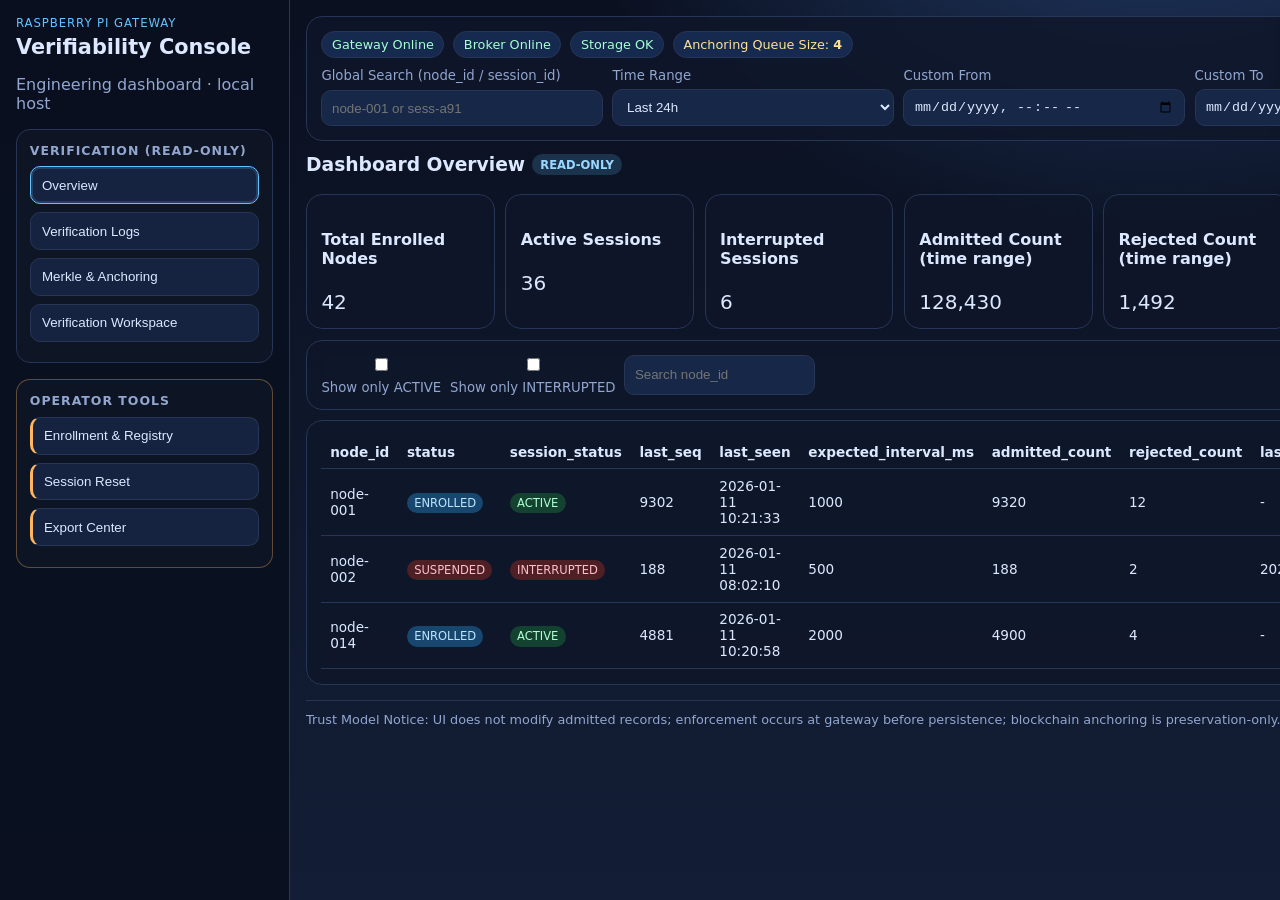
<file: index.html>
<!doctype html>
<html lang="en">
  <head>
    <meta charset="UTF-8" />
    <meta name="viewport" content="width=device-width, initial-scale=1.0" />
    <title>Gateway Verifiability Dashboard</title>
    <link rel="stylesheet" href="styles.css" />
  </head>
  <body>
    <div class="layout">
      <aside class="sidebar">
        <div class="brand">
          <p class="kicker">Raspberry Pi Gateway</p>
          <h1>Verifiability Console</h1>
          <p class="muted">Engineering dashboard · local host</p>
        </div>

        <nav>
          <section class="menu-group">
            <h2>Verification (Read-only)</h2>
            <button class="menu-item active" data-page="overview">Overview</button>
            <button class="menu-item" data-page="logs">Verification Logs</button>
            <button class="menu-item" data-page="merkle">Merkle & Anchoring</button>
            <button class="menu-item" data-page="workspace">Verification Workspace</button>
          </section>

          <section class="menu-group operator-group">
            <h2>Operator Tools</h2>
            <button class="menu-item operator" data-page="registry">Enrollment & Registry</button>
            <button class="menu-item operator" data-page="reset">Session Reset</button>
            <button class="menu-item operator" data-page="exports">Export Center</button>
          </section>
        </nav>
      </aside>

      <main class="main">
        <header class="topbar panel">
          <div class="status-row">
            <span class="pill ok">Gateway Online</span>
            <span class="pill ok">Broker Online</span>
            <span class="pill ok">Storage OK</span>
            <span class="pill warn">Anchoring Queue Size: <strong>4</strong></span>
          </div>
          <div class="filter-row">
            <label>Global Search (node_id / session_id)
              <input type="text" placeholder="node-001 or sess-a91" />
            </label>
            <label>Time Range
              <select>
                <option>Last 1h</option>
                <option selected>Last 24h</option>
                <option>Last 7d</option>
                <option>Custom</option>
              </select>
            </label>
            <label>Custom From
              <input type="datetime-local" />
            </label>
            <label>Custom To
              <input type="datetime-local" />
            </label>
          </div>
        </header>

        <section class="page active" id="page-overview">
          <h3>Dashboard Overview <span class="tag readonly">READ-ONLY</span></h3>
          <div class="metric-grid">
            <article class="panel metric"><h4>Total Enrolled Nodes</h4><p>42</p></article>
            <article class="panel metric"><h4>Active Sessions</h4><p>36</p></article>
            <article class="panel metric"><h4>Interrupted Sessions</h4><p>6</p></article>
            <article class="panel metric"><h4>Admitted Count (time range)</h4><p>128,430</p></article>
            <article class="panel metric"><h4>Rejected Count (time range)</h4><p>1,492</p></article>
            <article class="panel metric"><h4>Latest Anchor Status</h4><p><span class="badge confirmed">CONFIRMED</span></p></article>
          </div>

          <div class="panel controls">
            <label><input type="checkbox" /> Show only ACTIVE</label>
            <label><input type="checkbox" /> Show only INTERRUPTED</label>
            <input type="text" placeholder="Search node_id" />
          </div>

          <div class="panel table-shell">
            <table>
              <thead><tr><th>node_id</th><th>status</th><th>session_status</th><th>last_seq</th><th>last_seen</th><th>expected_interval_ms</th><th>admitted_count</th><th>rejected_count</th><th>last_disconnect_timestamp</th></tr></thead>
              <tbody>
                <tr><td>node-001</td><td><span class="badge enrolled">ENROLLED</span></td><td><span class="badge active">ACTIVE</span></td><td>9302</td><td>2026-01-11 10:21:33</td><td>1000</td><td>9320</td><td>12</td><td>-</td></tr>
                <tr><td>node-002</td><td><span class="badge suspended">SUSPENDED</span></td><td><span class="badge interrupted">INTERRUPTED</span></td><td>188</td><td>2026-01-11 08:02:10</td><td>500</td><td>188</td><td>2</td><td>2026-01-11 08:05:09</td></tr>
                <tr><td>node-014</td><td><span class="badge enrolled">ENROLLED</span></td><td><span class="badge active">ACTIVE</span></td><td>4881</td><td>2026-01-11 10:20:58</td><td>2000</td><td>4900</td><td>4</td><td>-</td></tr>
              </tbody>
            </table>
          </div>
        </section>

        <section class="page" id="page-logs">
          <h3>Verification Log Viewer <span class="tag readonly">READ-ONLY</span></h3>
          <div class="panel controls">
            <input type="text" placeholder="Filter node_id" />
            <input type="text" placeholder="Filter session_id" />
            <select><option>Admission: All</option><option>ACCEPT</option><option>REJECT</option></select>
            <button class="btn-subtle">Export view as CSV</button>
          </div>
          <div class="panel table-shell">
            <table>
              <thead><tr><th>record_id</th><th>node_id</th><th>session_id</th><th>timestamp_device</th><th>timestamp_gateway_arrival</th><th>seq_num</th><th>sensor_value</th><th>admission</th><th>rejection_reason</th><th>enforcement_layer_failed</th><th>anomaly_flags</th><th>prev_hash</th><th>curr_hash</th></tr></thead>
              <tbody>
                <tr><td>rec-1</td><td>node-001</td><td>sess-a91</td><td>10:20:01</td><td>10:20:01.033</td><td>9301</td><td>23.4</td><td><span class="badge accept">ACCEPT</span></td><td>-</td><td>-</td><td>none</td><td><button class="copy" data-copy="prev-hash-rec-1">Copy hash</button></td><td><button class="copy" data-copy="curr-hash-rec-1">Copy hash</button></td></tr>
                <tr><td>rec-2</td><td>node-002</td><td>sess-k22</td><td>08:01:59</td><td>08:02:00.441</td><td>189</td><td>96.2</td><td><span class="badge reject">REJECT</span></td><td>range_violation</td><td>sensor_policy</td><td>value_jump</td><td><button class="copy" data-copy="prev-hash-rec-2">Copy hash</button></td><td><button class="copy" data-copy="curr-hash-rec-2">Copy hash</button></td></tr>
              </tbody>
            </table>
          </div>
          <div class="panel">
            <h4>Expanded Row Drawer: Full JSON payload + enforcement metadata</h4>
            <pre>{
  "record_id": "rec-2",
  "payload": {"node_id": "node-002", "value": 96.2},
  "metadata": {"admission": "REJECT", "failed_layer": "sensor_policy"}
}</pre>
            <p class="muted">Pagination: ◀ 1 2 3 ▶</p>
          </div>
        </section>

        <section class="page" id="page-merkle">
          <h3>Merkle & Anchoring Status <span class="tag readonly">READ-ONLY</span></h3>
          <p class="note">Anchoring is preservation-only; does not affect admission decisions.</p>
          <div class="panel table-shell">
            <table>
              <thead><tr><th>batch_id</th><th>interval_start</th><th>interval_end</th><th>merkle_root</th><th>leaf_count</th><th>anchor_status</th><th>solana_tx_id</th><th>anchored_at</th><th>retries</th></tr></thead>
              <tbody>
                <tr><td>batch-301</td><td>10:00</td><td>10:15</td><td>0x99ab...f1d4</td><td>3420</td><td><span class="badge confirmed">CONFIRMED</span></td><td>5dxa...22L</td><td>10:16:08</td><td>0</td></tr>
                <tr><td>batch-302</td><td>10:15</td><td>10:30</td><td>0x77cf...ab20</td><td>3301</td><td><span class="badge queued">QUEUED</span></td><td>-</td><td>-</td><td>1</td></tr>
                <tr><td>batch-303</td><td>10:30</td><td>10:45</td><td>0x5aac...b992</td><td>3366</td><td><span class="badge submitted">SUBMITTED</span></td><td>9bc3...11H</td><td>10:45:45</td><td>0</td></tr>
              </tbody>
            </table>
          </div>
          <div class="grid2">
            <article class="panel">
              <h4>Batch Detail</h4>
              <p><strong>merkle_root:</strong> <code>0x99ab...f1d4</code></p>
              <p><strong>leaf hashes:</strong> <a href="#">/artifacts/batch-301-leaves.json</a></p>
              <button class="btn-subtle">Download inclusion proofs bundle</button>
            </article>
            <article class="panel">
              <h4>Batch Timeline</h4>
              <ul>
                <li>10:16 · batch-301 · CONFIRMED</li>
                <li>10:30 · batch-302 · QUEUED</li>
                <li>10:45 · batch-303 · SUBMITTED</li>
              </ul>
            </article>
          </div>
        </section>

        <section class="page" id="page-registry">
          <h3>Node Enrollment & Registry <span class="tag operator">OPERATOR</span></h3>
          <p class="note">Enrollment is administrative, not cryptographic authentication.</p>
          <form class="panel form-grid">
            <label>node_id (required)<input id="enrollNode" required placeholder="node-099" /></label>
            <label>expected_interval_ms (required)<input required type="number" placeholder="1000" /></label>
            <label>sensor_type (optional)<input placeholder="temperature" /></label>
            <label>min_value/max_value (optional)<input placeholder="0 / 50" /></label>
            <label>rate_of_change_limit (optional)<input placeholder="5 units/s" /></label>
            <button type="button" class="op-action" data-action="Enroll Node" data-node-source="enrollNode">Enroll Node</button>
          </form>
          <div class="panel table-shell">
            <table>
              <thead><tr><th>node_id</th><th>registered_at</th><th>expected_interval_ms</th><th>status</th><th>last_seen</th><th>notes</th><th>actions</th></tr></thead>
              <tbody>
                <tr><td>node-001</td><td>2026-01-01</td><td>1000</td><td><span class="badge enrolled">ENROLLED</span></td><td>10:21</td><td>Main greenhouse</td><td><button type="button" class="op-action" data-action="Suspend Node" data-node="node-001">Suspend Node</button></td></tr>
                <tr><td>node-002</td><td>2026-01-02</td><td>500</td><td><span class="badge suspended">SUSPENDED</span></td><td>08:02</td><td>Manual investigation</td><td><button type="button" class="op-action" data-action="Reactivate Node" data-node="node-002">Reactivate Node</button></td></tr>
              </tbody>
            </table>
          </div>
        </section>

        <section class="page" id="page-reset">
          <h3>Session Reset Control <span class="tag operator">OPERATOR</span></h3>
          <div class="grid2">
            <article class="panel">
              <h4>Per-node Session Panel</h4>
              <p>node_id: <strong>node-014</strong></p>
              <p>current session_id: <strong>sess-k44</strong></p>
              <p>last_seq: <strong>4881</strong></p>
              <p>last_seen: <strong>10:20:58</strong></p>
              <p>session_status: <span class="badge active">ACTIVE</span></p>
              <label>Reason text (required)
                <textarea id="resetReason" placeholder="State reason for reset"></textarea>
              </label>
              <button type="button" class="op-action" data-action="Trigger SESSION_RESET" data-node="node-014">Trigger SESSION_RESET</button>
              <p class="note">Next packet will establish new expected_seq baseline.</p>
            </article>
            <article class="panel table-shell">
              <h4>Recent Resets</h4>
              <table>
                <thead><tr><th>timestamp</th><th>node_id</th><th>reason</th><th>operator_id</th><th>receipt_id</th></tr></thead>
                <tbody>
                  <tr><td>2026-01-11 07:10</td><td>node-008</td><td>maintenance</td><td>op-12</td><td>rct-1882</td></tr>
                  <tr><td>2026-01-10 19:04</td><td>node-002</td><td>sequence desync</td><td>op-09</td><td>rct-1881</td></tr>
                </tbody>
              </table>
            </article>
          </div>
        </section>

        <section class="page" id="page-exports">
          <h3>Export & Verification Artifacts Center <span class="tag operator">OPERATOR</span></h3>
          <div class="panel wizard">
            <h4>Export Wizard</h4>
            <p><strong>(a)</strong> Select node_id(s) + date range <input placeholder="node-001,node-014" /></p>
            <p><strong>(b)</strong> Choose data type <select><option>admitted-only</option><option>include rejected metadata</option></select></p>
            <p><strong>(c)</strong> Choose format <select><option>CSV</option><option>JSON</option></select></p>
            <div><strong>(d)</strong> Include extras
              <label><input type="checkbox" /> include enforcement metadata</label>
              <label><input type="checkbox" /> include anomaly flags</label>
              <label><input type="checkbox" /> include session events</label>
            </div>
            <p><strong>(e)</strong> <button type="button" class="op-action" data-action="Generate Export" data-node="multi">Generate Export</button></p>
          </div>
          <div class="panel table-shell">
            <table>
              <thead><tr><th>artifact</th><th>filename</th><th>generated_at</th><th>size</th><th>checksum (sha256)</th><th>download</th></tr></thead>
              <tbody>
                <tr><td>Download Audit Log (hash-linked log export)</td><td>audit_log_2026-01-11.csv</td><td>10:18</td><td>23MB</td><td>f92a...a71</td><td><button class="btn-subtle">Download</button></td></tr>
                <tr><td>Download Merkle Batch Files</td><td>batches_2026-01-11.zip</td><td>10:18</td><td>4MB</td><td>2ab1...d22</td><td><button class="btn-subtle">Download</button></td></tr>
                <tr><td>Download Inclusion Proofs</td><td>proofs_301_302.zip</td><td>10:18</td><td>2MB</td><td>bb39...f90</td><td><button class="btn-subtle">Download</button></td></tr>
                <tr><td>Download Anchoring References (tx IDs)</td><td>anchors_refs.json</td><td>10:18</td><td>220KB</td><td>c90a...1e2</td><td><button class="btn-subtle">Download</button></td></tr>
                <tr><td>Download Deployment Summary Report</td><td>deployment_summary.pdf</td><td>10:18</td><td>1.4MB</td><td>8af3...24b</td><td><button class="btn-subtle">Download</button></td></tr>
                <tr><td>Download Merkle Verification Script</td><td>verify_merkle.py</td><td>10:18</td><td>14KB</td><td>05cd...ff1</td><td><button class="btn-subtle">Download</button></td></tr>
              </tbody>
            </table>
          </div>
        </section>

        <section class="page" id="page-workspace">
          <h3>Merkle Verification Workspace <span class="tag readonly">READ-ONLY TOOLS</span></h3>
          <p class="note">Verification validates integrity of admitted records and anchoring references; does not prove sensor hardware authenticity.</p>
          <form class="panel form-grid">
            <label>batch_id or solana_tx_id<input placeholder="batch-301 or 5dxa...22L" /></label>
            <label>Upload log/export file<input type="file" /></label>
            <label>Upload proofs bundle<input type="file" /></label>
            <label>Computed merkle_root<input value="0x99ab...f1d4" readonly /></label>
            <label>Recorded merkle_root<input value="0x99ab...f1d4" readonly /></label>
            <label>Result<input value="MATCH" readonly /></label>
          </form>
          <article class="panel">
            <h4>Script instructions (example)</h4>
            <pre>python verify_merkle.py \
  --batch-id batch-301 \
  --log-file ./exports/audit_log.csv \
  --proofs ./proofs/proofs_301.zip</pre>
          </article>
        </section>

        <footer>
          Trust Model Notice: UI does not modify admitted records; enforcement occurs at gateway before persistence; blockchain anchoring is preservation-only.
        </footer>
      </main>
    </div>

    <div class="modal hidden" id="confirmModal">
      <div class="panel modal-box">
        <h4>Confirm Operator Action</h4>
        <p id="confirmText"></p>
        <div class="modal-actions">
          <button id="cancelAction" type="button" class="btn-subtle">Cancel</button>
          <button id="confirmAction" type="button">Confirm</button>
        </div>
      </div>
    </div>

    <div class="receipt hidden" id="receipt"></div>
    <script src="app.js"></script>
  </body>
</html>
</file>
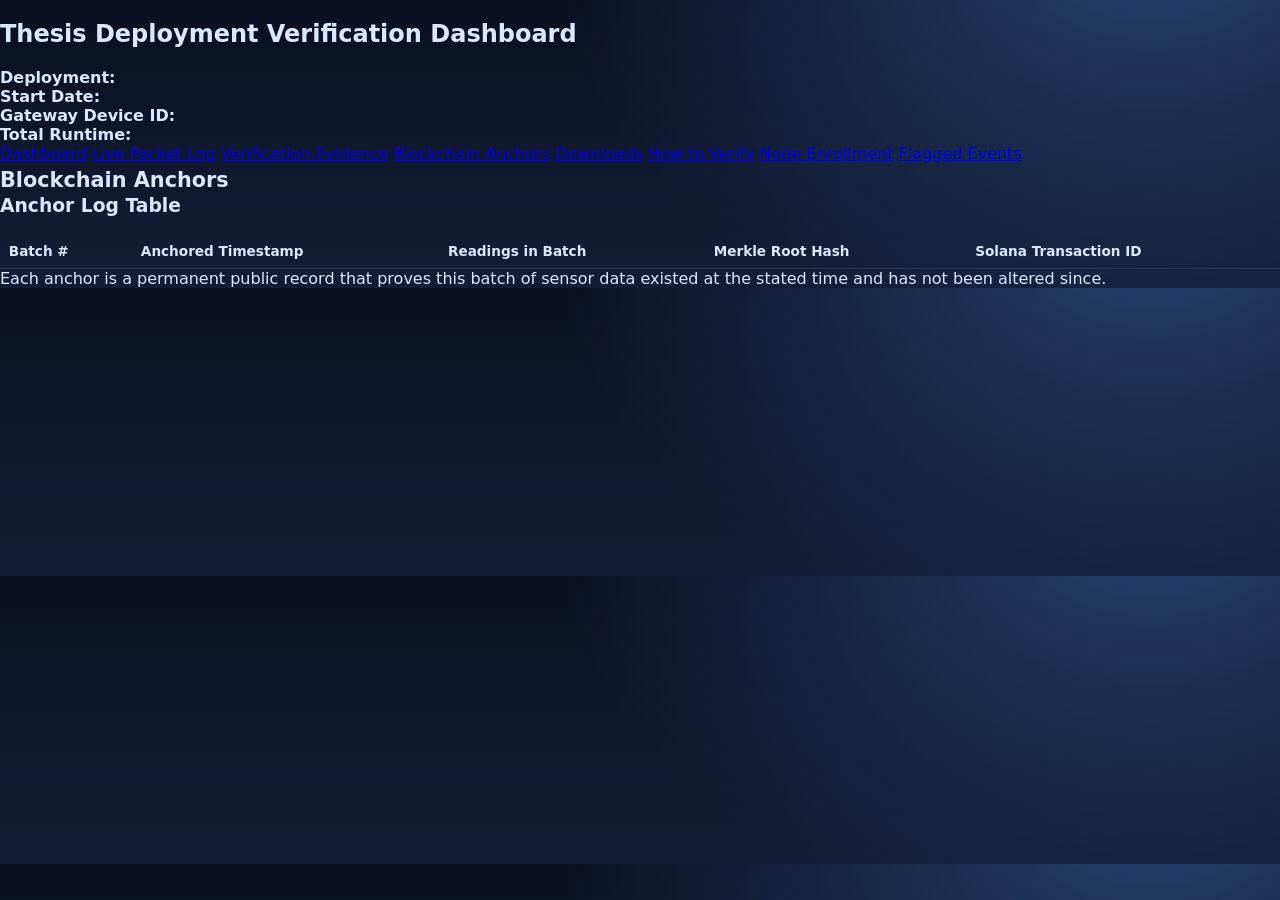
<file: anchors.html>
<!DOCTYPE html>
<html lang="en">
<head>
  <meta charset="UTF-8" />
  <meta name="viewport" content="width=device-width, initial-scale=1.0" />
  <title>Blockchain Anchors</title>
  <link rel="stylesheet" href="styles.css" />
</head>
<body>
  <header>
    <h2 class="site-title">Thesis Deployment Verification Dashboard</h2>
    <div class="meta-grid">
      <div><strong>Deployment:</strong> <span id="meta-name"></span></div>
      <div><strong>Start Date:</strong> <span id="meta-start"></span></div>
      <div><strong>Gateway Device ID:</strong> <span id="meta-gateway"></span></div>
      <div><strong>Total Runtime:</strong> <span id="meta-runtime"></span></div>
    </div>
  </header>

  <nav>
    <a href="index.html">Dashboard</a>
    <a href="packet-log.html">Live Packet Log</a>
    <a href="evidence.html">Verification Evidence</a>
    <a class="active" href="anchors.html">Blockchain Anchors</a>
    <a href="downloads.html">Downloads</a>
    <a href="how-to-verify.html">How to Verify</a>
    <a href="enrollment.html">Node Enrollment</a>
    <a href="flagged-events.html">Flagged Events</a>
  </nav>

  <main>
    <h1>Blockchain Anchors</h1>

    <section class="section table-wrap">
      <h3>Anchor Log Table</h3>
      <table>
        <thead>
          <tr>
            <th>Batch #</th>
            <th>Anchored Timestamp</th>
            <th>Readings in Batch</th>
            <th>Merkle Root Hash</th>
            <th>Solana Transaction ID</th>
          </tr>
        </thead>
        <tbody id="anchor-body"></tbody>
      </table>
    </section>

    <section class="section info-note">
      Each anchor is a permanent public record that proves this batch of sensor data existed at the stated time and has not been altered since.
    </section>
  </main>

  <script src="app.js"></script>
</body>
</html>
</file>
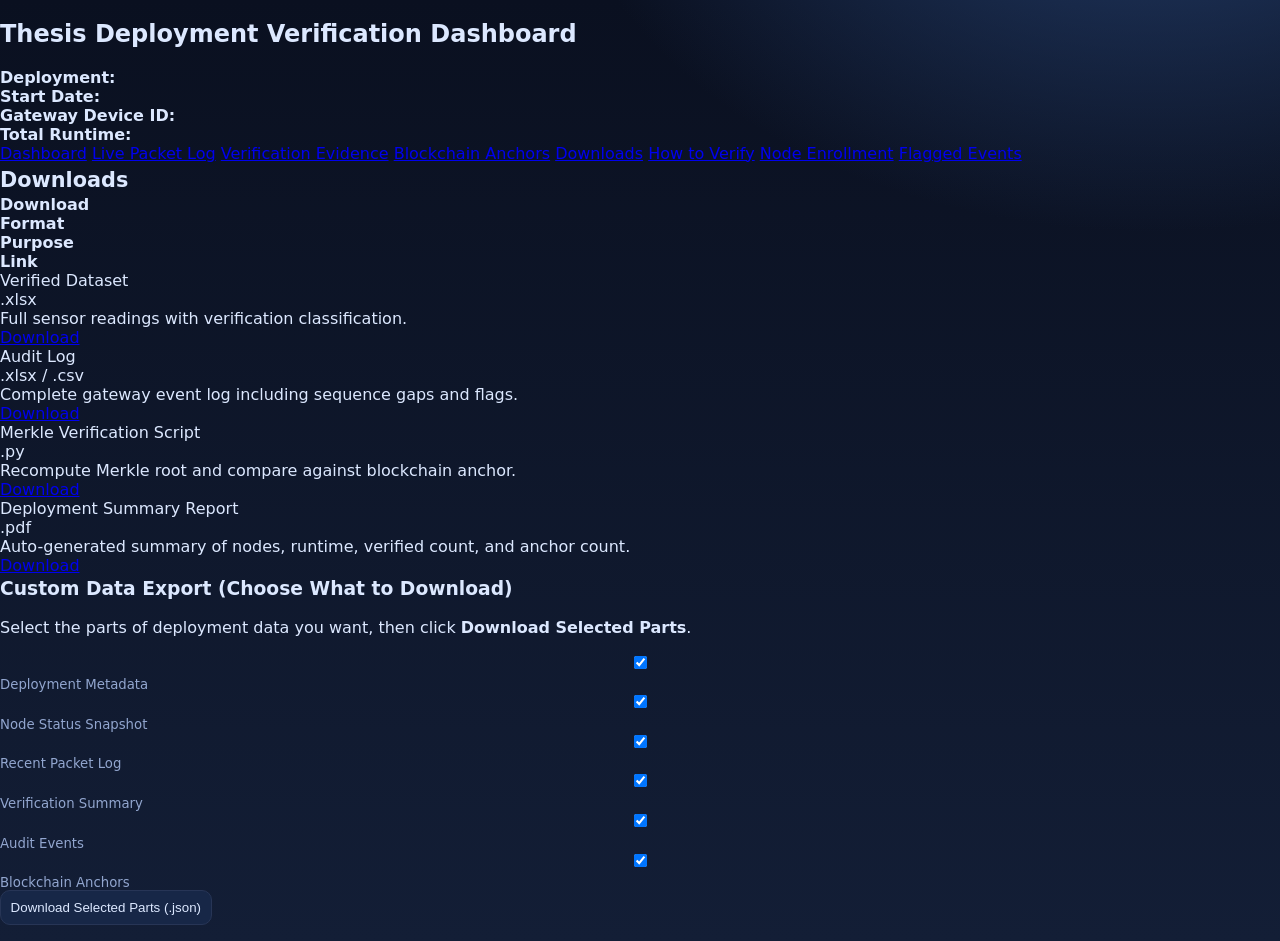
<file: downloads.html>
<!DOCTYPE html>
<html lang="en">
<head>
  <meta charset="UTF-8" />
  <meta name="viewport" content="width=device-width, initial-scale=1.0" />
  <title>Downloads</title>
  <link rel="stylesheet" href="styles.css" />
</head>
<body>
  <header>
    <h2 class="site-title">Thesis Deployment Verification Dashboard</h2>
    <div class="meta-grid">
      <div><strong>Deployment:</strong> <span id="meta-name"></span></div>
      <div><strong>Start Date:</strong> <span id="meta-start"></span></div>
      <div><strong>Gateway Device ID:</strong> <span id="meta-gateway"></span></div>
      <div><strong>Total Runtime:</strong> <span id="meta-runtime"></span></div>
    </div>
  </header>

  <nav>
    <a href="index.html">Dashboard</a>
    <a href="packet-log.html">Live Packet Log</a>
    <a href="evidence.html">Verification Evidence</a>
    <a href="anchors.html">Blockchain Anchors</a>
    <a class="active" href="downloads.html">Downloads</a>
    <a href="how-to-verify.html">How to Verify</a>
    <a href="enrollment.html">Node Enrollment</a>
    <a href="flagged-events.html">Flagged Events</a>
  </nav>

  <main>
    <h1>Downloads</h1>

    <section class="section">
      <div class="download-grid">
        <div><strong>Download</strong></div>
        <div><strong>Format</strong></div>
        <div><strong>Purpose</strong></div>
        <div><strong>Link</strong></div>

        <div>Verified Dataset</div>
        <div>.xlsx</div>
        <div>Full sensor readings with verification classification.</div>
        <div><a href="#">Download</a></div>

        <div>Audit Log</div>
        <div>.xlsx / .csv</div>
        <div>Complete gateway event log including sequence gaps and flags.</div>
        <div><a href="#">Download</a></div>

        <div>Merkle Verification Script</div>
        <div>.py</div>
        <div>Recompute Merkle root and compare against blockchain anchor.</div>
        <div><a href="#">Download</a></div>

        <div>Deployment Summary Report</div>
        <div>.pdf</div>
        <div>Auto-generated summary of nodes, runtime, verified count, and anchor count.</div>
        <div><a href="#">Download</a></div>
      </div>
    </section>

    <section class="section">
      <h3>Custom Data Export (Choose What to Download)</h3>
      <p>Select the parts of deployment data you want, then click <strong>Download Selected Parts</strong>.</p>

      <div class="selection-grid" id="download-selection">
        <label><input type="checkbox" value="deploymentMeta" checked /> Deployment Metadata</label>
        <label><input type="checkbox" value="nodeStatus" checked /> Node Status Snapshot</label>
        <label><input type="checkbox" value="packetLog" checked /> Recent Packet Log</label>
        <label><input type="checkbox" value="verificationSummary" checked /> Verification Summary</label>
        <label><input type="checkbox" value="auditLog" checked /> Audit Events</label>
        <label><input type="checkbox" value="blockchainAnchors" checked /> Blockchain Anchors</label>
      </div>

      <div class="button-row">
        <button id="download-selected-btn">Download Selected Parts (.json)</button>
      </div>

      <p id="download-message" class="helper-text"></p>
    </section>
  </main>

  <script src="app.js"></script>
</body>
</html>
</file>
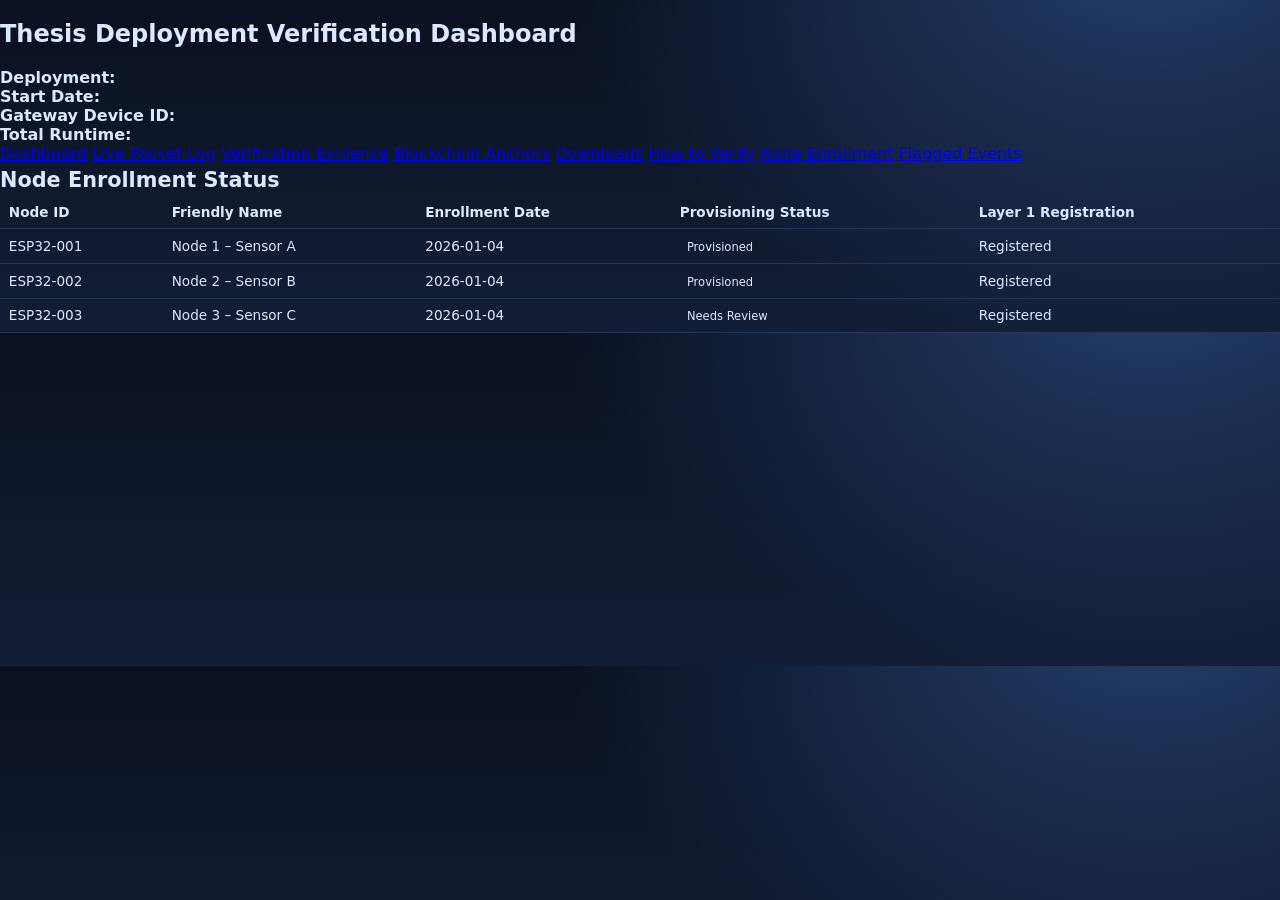
<file: enrollment.html>
<!DOCTYPE html>
<html lang="en">
<head>
  <meta charset="UTF-8" />
  <meta name="viewport" content="width=device-width, initial-scale=1.0" />
  <title>Node Enrollment Status</title>
  <link rel="stylesheet" href="styles.css" />
</head>
<body>
  <header>
    <h2 class="site-title">Thesis Deployment Verification Dashboard</h2>
    <div class="meta-grid">
      <div><strong>Deployment:</strong> <span id="meta-name"></span></div>
      <div><strong>Start Date:</strong> <span id="meta-start"></span></div>
      <div><strong>Gateway Device ID:</strong> <span id="meta-gateway"></span></div>
      <div><strong>Total Runtime:</strong> <span id="meta-runtime"></span></div>
    </div>
  </header>

  <nav>
    <a href="index.html">Dashboard</a>
    <a href="packet-log.html">Live Packet Log</a>
    <a href="evidence.html">Verification Evidence</a>
    <a href="anchors.html">Blockchain Anchors</a>
    <a href="downloads.html">Downloads</a>
    <a href="how-to-verify.html">How to Verify</a>
    <a class="active" href="enrollment.html">Node Enrollment</a>
    <a href="flagged-events.html">Flagged Events</a>
  </nav>

  <main>
    <h1>Node Enrollment Status</h1>
    <section class="section table-wrap">
      <table>
        <thead>
          <tr>
            <th>Node ID</th>
            <th>Friendly Name</th>
            <th>Enrollment Date</th>
            <th>Provisioning Status</th>
            <th>Layer 1 Registration</th>
          </tr>
        </thead>
        <tbody>
          <tr><td>ESP32-001</td><td>Node 1 – Sensor A</td><td>2026-01-04</td><td><span class="badge verified">Provisioned</span></td><td>Registered</td></tr>
          <tr><td>ESP32-002</td><td>Node 2 – Sensor B</td><td>2026-01-04</td><td><span class="badge verified">Provisioned</span></td><td>Registered</td></tr>
          <tr><td>ESP32-003</td><td>Node 3 – Sensor C</td><td>2026-01-04</td><td><span class="badge flagged">Needs Review</span></td><td>Registered</td></tr>
        </tbody>
      </table>
    </section>
  </main>

  <script src="app.js"></script>
</body>
</html>
</file>
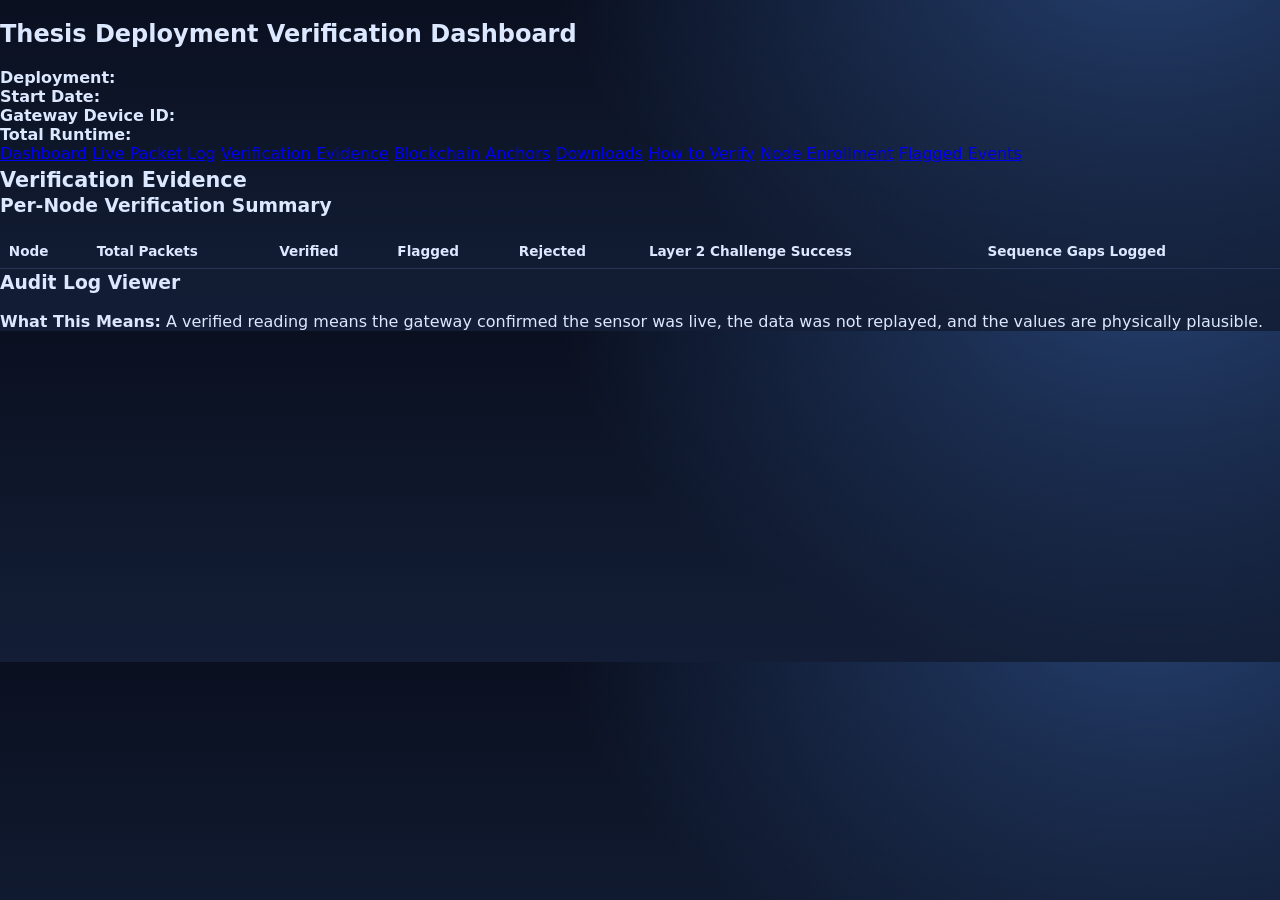
<file: evidence.html>
<!DOCTYPE html>
<html lang="en">
<head>
  <meta charset="UTF-8" />
  <meta name="viewport" content="width=device-width, initial-scale=1.0" />
  <title>Verification Evidence</title>
  <link rel="stylesheet" href="styles.css" />
</head>
<body>
  <header>
    <h2 class="site-title">Thesis Deployment Verification Dashboard</h2>
    <div class="meta-grid">
      <div><strong>Deployment:</strong> <span id="meta-name"></span></div>
      <div><strong>Start Date:</strong> <span id="meta-start"></span></div>
      <div><strong>Gateway Device ID:</strong> <span id="meta-gateway"></span></div>
      <div><strong>Total Runtime:</strong> <span id="meta-runtime"></span></div>
    </div>
  </header>

  <nav>
    <a href="index.html">Dashboard</a>
    <a href="packet-log.html">Live Packet Log</a>
    <a class="active" href="evidence.html">Verification Evidence</a>
    <a href="anchors.html">Blockchain Anchors</a>
    <a href="downloads.html">Downloads</a>
    <a href="how-to-verify.html">How to Verify</a>
    <a href="enrollment.html">Node Enrollment</a>
    <a href="flagged-events.html">Flagged Events</a>
  </nav>

  <main>
    <h1>Verification Evidence</h1>

    <section class="section table-wrap">
      <h3>Per-Node Verification Summary</h3>
      <table>
        <thead>
          <tr>
            <th>Node</th>
            <th>Total Packets</th>
            <th>Verified</th>
            <th>Flagged</th>
            <th>Rejected</th>
            <th>Layer 2 Challenge Success</th>
            <th>Sequence Gaps Logged</th>
          </tr>
        </thead>
        <tbody id="summary-body"></tbody>
      </table>
    </section>

    <section class="section">
      <h3>Audit Log Viewer</h3>
      <ul id="audit-list"></ul>
    </section>

    <section class="section info-note">
      <strong>What This Means:</strong> A verified reading means the gateway confirmed the sensor was live, the data was not replayed, and the values are physically plausible.
    </section>
  </main>

  <script src="app.js"></script>
</body>
</html>
</file>
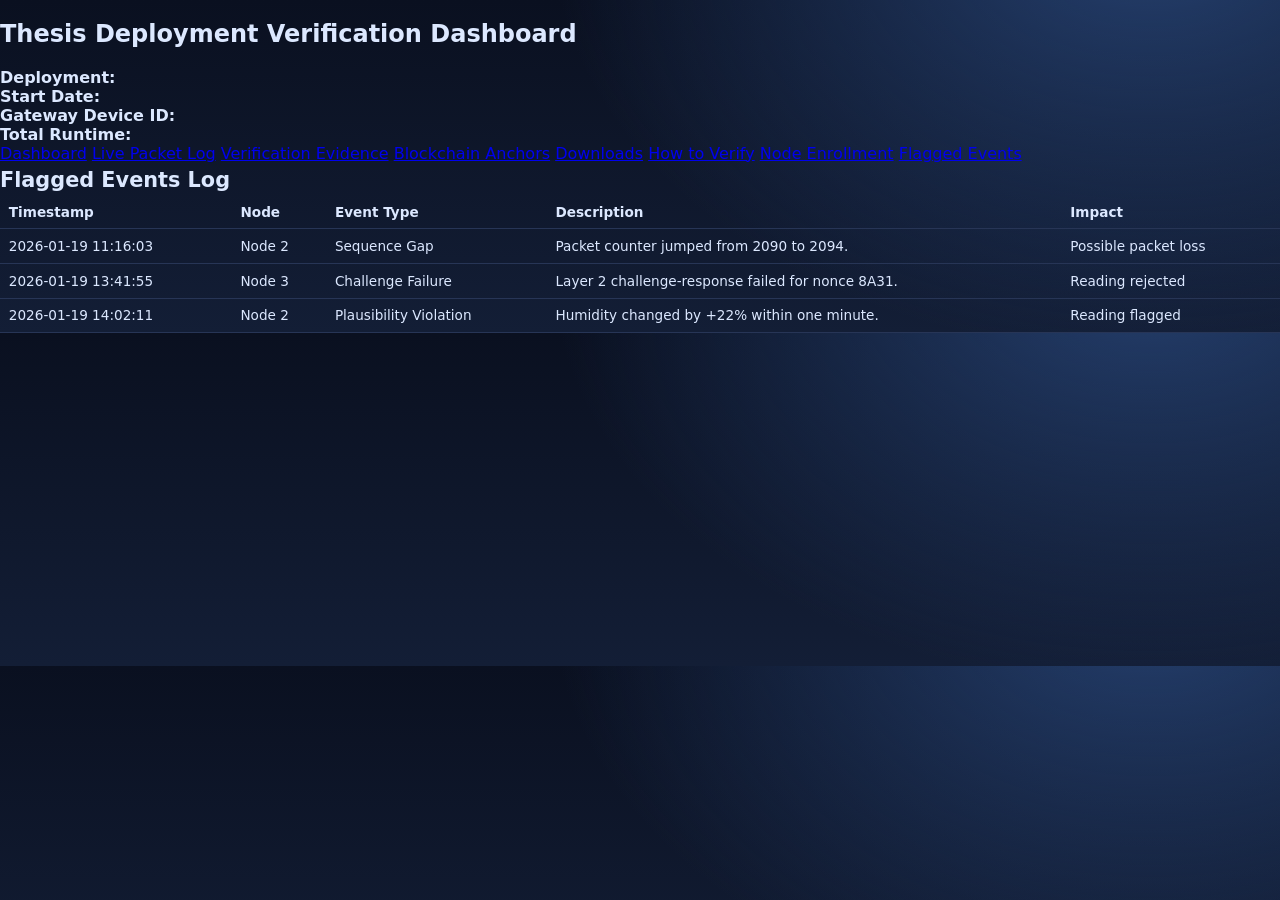
<file: flagged-events.html>
<!DOCTYPE html>
<html lang="en">
<head>
  <meta charset="UTF-8" />
  <meta name="viewport" content="width=device-width, initial-scale=1.0" />
  <title>Flagged Events Log</title>
  <link rel="stylesheet" href="styles.css" />
</head>
<body>
  <header>
    <h2 class="site-title">Thesis Deployment Verification Dashboard</h2>
    <div class="meta-grid">
      <div><strong>Deployment:</strong> <span id="meta-name"></span></div>
      <div><strong>Start Date:</strong> <span id="meta-start"></span></div>
      <div><strong>Gateway Device ID:</strong> <span id="meta-gateway"></span></div>
      <div><strong>Total Runtime:</strong> <span id="meta-runtime"></span></div>
    </div>
  </header>

  <nav>
    <a href="index.html">Dashboard</a>
    <a href="packet-log.html">Live Packet Log</a>
    <a href="evidence.html">Verification Evidence</a>
    <a href="anchors.html">Blockchain Anchors</a>
    <a href="downloads.html">Downloads</a>
    <a href="how-to-verify.html">How to Verify</a>
    <a href="enrollment.html">Node Enrollment</a>
    <a class="active" href="flagged-events.html">Flagged Events</a>
  </nav>

  <main>
    <h1>Flagged Events Log</h1>
    <section class="section table-wrap">
      <table>
        <thead>
          <tr>
            <th>Timestamp</th>
            <th>Node</th>
            <th>Event Type</th>
            <th>Description</th>
            <th>Impact</th>
          </tr>
        </thead>
        <tbody>
          <tr class="flagged"><td>2026-01-19 11:16:03</td><td>Node 2</td><td>Sequence Gap</td><td>Packet counter jumped from 2090 to 2094.</td><td>Possible packet loss</td></tr>
          <tr class="rejected"><td>2026-01-19 13:41:55</td><td>Node 3</td><td>Challenge Failure</td><td>Layer 2 challenge-response failed for nonce 8A31.</td><td>Reading rejected</td></tr>
          <tr class="flagged"><td>2026-01-19 14:02:11</td><td>Node 2</td><td>Plausibility Violation</td><td>Humidity changed by +22% within one minute.</td><td>Reading flagged</td></tr>
        </tbody>
      </table>
    </section>
  </main>

  <script src="app.js"></script>
</body>
</html>
</file>
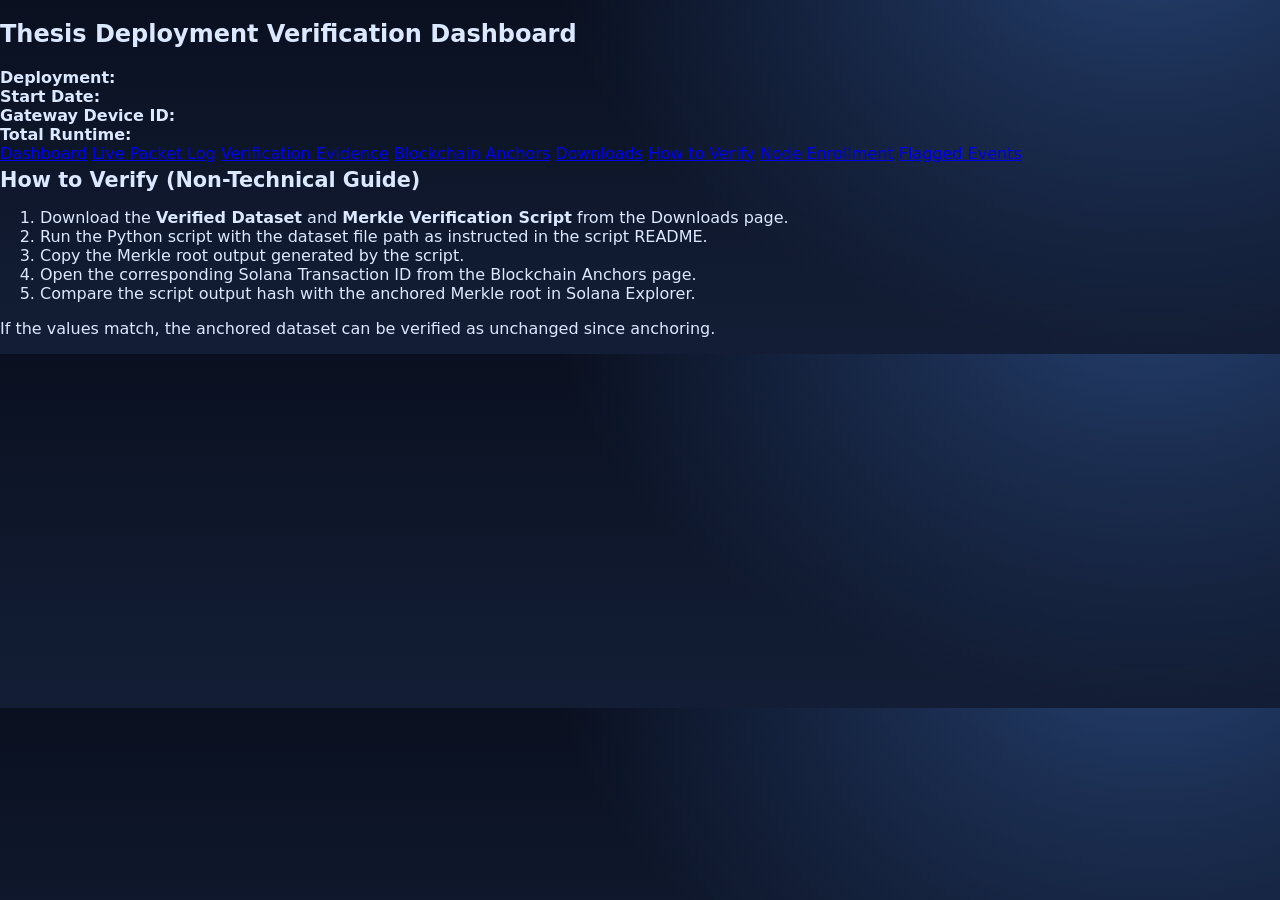
<file: how-to-verify.html>
<!DOCTYPE html>
<html lang="en">
<head>
  <meta charset="UTF-8" />
  <meta name="viewport" content="width=device-width, initial-scale=1.0" />
  <title>How to Verify</title>
  <link rel="stylesheet" href="styles.css" />
</head>
<body>
  <header>
    <h2 class="site-title">Thesis Deployment Verification Dashboard</h2>
    <div class="meta-grid">
      <div><strong>Deployment:</strong> <span id="meta-name"></span></div>
      <div><strong>Start Date:</strong> <span id="meta-start"></span></div>
      <div><strong>Gateway Device ID:</strong> <span id="meta-gateway"></span></div>
      <div><strong>Total Runtime:</strong> <span id="meta-runtime"></span></div>
    </div>
  </header>

  <nav>
    <a href="index.html">Dashboard</a>
    <a href="packet-log.html">Live Packet Log</a>
    <a href="evidence.html">Verification Evidence</a>
    <a href="anchors.html">Blockchain Anchors</a>
    <a href="downloads.html">Downloads</a>
    <a class="active" href="how-to-verify.html">How to Verify</a>
    <a href="enrollment.html">Node Enrollment</a>
    <a href="flagged-events.html">Flagged Events</a>
  </nav>

  <main>
    <h1>How to Verify (Non-Technical Guide)</h1>
    <section class="section">
      <ol>
        <li>Download the <strong>Verified Dataset</strong> and <strong>Merkle Verification Script</strong> from the Downloads page.</li>
        <li>Run the Python script with the dataset file path as instructed in the script README.</li>
        <li>Copy the Merkle root output generated by the script.</li>
        <li>Open the corresponding Solana Transaction ID from the Blockchain Anchors page.</li>
        <li>Compare the script output hash with the anchored Merkle root in Solana Explorer.</li>
      </ol>
      <p class="info-note">If the values match, the anchored dataset can be verified as unchanged since anchoring.</p>
    </section>
  </main>

  <script src="app.js"></script>
</body>
</html>
</file>
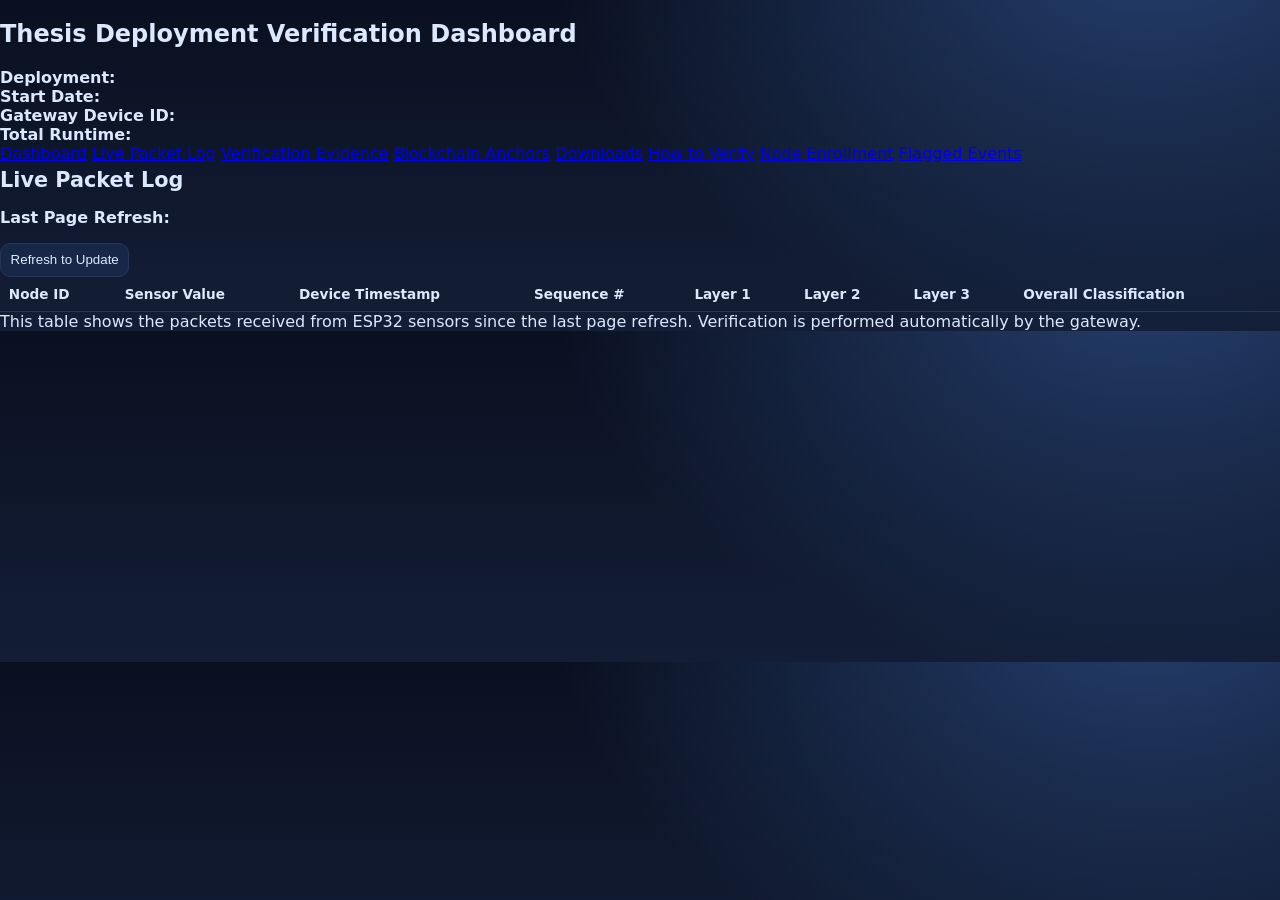
<file: packet-log.html>
<!DOCTYPE html>
<html lang="en">
<head>
  <meta charset="UTF-8" />
  <meta name="viewport" content="width=device-width, initial-scale=1.0" />
  <title>Live Packet Log</title>
  <link rel="stylesheet" href="styles.css" />
</head>
<body>
  <header>
    <h2 class="site-title">Thesis Deployment Verification Dashboard</h2>
    <div class="meta-grid">
      <div><strong>Deployment:</strong> <span id="meta-name"></span></div>
      <div><strong>Start Date:</strong> <span id="meta-start"></span></div>
      <div><strong>Gateway Device ID:</strong> <span id="meta-gateway"></span></div>
      <div><strong>Total Runtime:</strong> <span id="meta-runtime"></span></div>
    </div>
  </header>

  <nav>
    <a href="index.html">Dashboard</a>
    <a class="active" href="packet-log.html">Live Packet Log</a>
    <a href="evidence.html">Verification Evidence</a>
    <a href="anchors.html">Blockchain Anchors</a>
    <a href="downloads.html">Downloads</a>
    <a href="how-to-verify.html">How to Verify</a>
    <a href="enrollment.html">Node Enrollment</a>
    <a href="flagged-events.html">Flagged Events</a>
  </nav>

  <main>
    <h1>Live Packet Log</h1>

    <section class="section">
      <p><strong>Last Page Refresh:</strong> <span class="refresh-time"></span></p>
      <button id="refresh-btn">Refresh to Update</button>
    </section>

    <section class="section table-wrap">
      <table>
        <thead>
          <tr>
            <th>Node ID</th>
            <th>Sensor Value</th>
            <th>Device Timestamp</th>
            <th>Sequence #</th>
            <th>Layer 1</th>
            <th>Layer 2</th>
            <th>Layer 3</th>
            <th>Overall Classification</th>
          </tr>
        </thead>
        <tbody id="packet-body"></tbody>
      </table>
    </section>

    <section class="section info-note">
      This table shows the packets received from ESP32 sensors since the last page refresh. Verification is performed automatically by the gateway.
    </section>
  </main>

  <script src="app.js"></script>
</body>
</html>
</file>
<file: styles.css>
:root {
  --bg: #0a1020;
  --bg-2: #131e36;
  --panel: rgba(15, 23, 42, 0.82);
  --line: #273556;
  --txt: #dce8ff;
  --muted: #92a6cf;
  --primary: #66c2ff;
  --operator: #ffb55f;
}
* { box-sizing: border-box; }
body {
  margin: 0;
  font-family: Inter, ui-sans-serif, system-ui;
  color: var(--txt);
  background: radial-gradient(1000px 700px at 90% -20%, #25406f 0%, transparent 60%), linear-gradient(180deg, var(--bg), var(--bg-2));
}
.layout { min-height: 100vh; display: grid; grid-template-columns: 290px 1fr; }
.sidebar {
  border-right: 1px solid var(--line);
  background: rgba(10, 16, 32, 0.95);
  padding: 1rem;
  position: sticky;
  top: 0;
  height: 100vh;
  overflow: auto;
}
.kicker { margin: 0; text-transform: uppercase; letter-spacing: .08em; color: var(--primary); font-size: .73rem; }
h1 { margin: .3rem 0 .2rem; font-size: 1.3rem; }
.muted { color: var(--muted); }
.menu-group { margin-top: 1rem; border: 1px solid var(--line); border-radius: 14px; padding: .8rem; background: rgba(255,255,255,.02); }
.operator-group { border-color: rgba(255,181,95,.35); }
.menu-group h2 { margin: 0 0 .55rem; font-size: .78rem; text-transform: uppercase; color: var(--muted); letter-spacing: .08em; }
.menu-item {
  width: 100%; text-align: left; margin-bottom: .5rem; border-radius: 10px;
  border: 1px solid var(--line); background: #152341; color: var(--txt); padding: .65rem .7rem;
}
.menu-item.active { border-color: var(--primary); box-shadow: 0 0 0 2px rgba(102,194,255,.18) inset; }
.menu-item.operator { border-left: 3px solid var(--operator); }
.main { padding: 1rem; }
.panel { border: 1px solid var(--line); background: var(--panel); border-radius: 16px; padding: .9rem; backdrop-filter: blur(8px); }
.topbar { margin-bottom: .8rem; }
.status-row { display: flex; gap: .55rem; flex-wrap: wrap; margin-bottom: .65rem; }
.pill { border: 1px solid var(--line); border-radius: 999px; padding: .3rem .6rem; font-size: .8rem; background: #162a4f; }
.pill.ok { color: #a6ffd0; }
.pill.warn { color: #ffe197; }
.filter-row { display: grid; grid-template-columns: repeat(4, minmax(130px, 1fr)); gap: .6rem; }
label { display: grid; gap: .35rem; color: var(--muted); font-size: .83rem; }
input, select, textarea, button {
  border-radius: 10px; border: 1px solid var(--line); background: #172747; color: var(--txt); padding: .55rem .6rem;
}
button { cursor: pointer; }
.page { display: none; }
.page.active { display: block; }
h3 { display: flex; align-items: center; gap: .45rem; margin-top: .2rem; }
.tag { font-size: .72rem; border-radius: 999px; padding: .2rem .5rem; }
.tag.readonly { background: rgba(102,194,255,.18); color: #9ad8ff; }
.tag.operator { background: rgba(255,181,95,.2); color: #ffd6a7; }
.metric-grid { display: grid; grid-template-columns: repeat(6, minmax(120px,1fr)); gap: .65rem; margin-bottom: .65rem; }
.metric p { font-size: 1.25rem; margin: .4rem 0 0; }
.controls { display: flex; gap: .55rem; flex-wrap: wrap; margin-bottom: .65rem; }
.table-shell { overflow: auto; }
table { width: 100%; border-collapse: collapse; min-width: 1000px; }
th, td { border-bottom: 1px solid var(--line); text-align: left; padding: .55rem; font-size: .85rem; }
.badge { border-radius: 999px; padding: .19rem .45rem; font-size: .72rem; }
.badge.active { background: #144230; color: #afffd3; }
.badge.interrupted, .badge.reject, .badge.suspended { background: #4f1f26; color: #ffbec6; }
.badge.enrolled, .badge.accept { background: #17466f; color: #bde5ff; }
.badge.confirmed { background: #18472a; color: #b8ffd0; }
.badge.queued { background: #51410d; color: #ffe6a2; }
.badge.submitted { background: #352166; color: #d5c5ff; }
.btn-subtle, .copy { background: transparent; }
pre { white-space: pre-wrap; word-break: break-word; }
.grid2 { display: grid; grid-template-columns: 1fr 1fr; gap: .65rem; }
.form-grid { display: grid; grid-template-columns: repeat(3, minmax(140px,1fr)); gap: .65rem; margin-bottom: .65rem; }
.wizard { display: grid; gap: .45rem; margin-bottom: .65rem; }
.note { color: #ffc98f; }
footer { margin-top: .9rem; border-top: 1px solid var(--line); padding-top: .7rem; color: var(--muted); font-size: .8rem; }
.modal { position: fixed; inset: 0; display: grid; place-items: center; background: rgba(0,0,0,.55); }
.modal-box { width: min(460px, 92vw); }
.modal-actions { margin-top: .7rem; display: flex; justify-content: flex-end; gap: .55rem; }
.receipt { position: fixed; right: 16px; bottom: 16px; max-width: 390px; border: 1px solid #2e915f; background: #0f2e1d; color: #cffff0; border-radius: 12px; padding: .85rem; }
.hidden { display: none !important; }

@media (max-width: 1120px) {
  .layout { grid-template-columns: 220px 1fr; }
  .metric-grid { grid-template-columns: repeat(3, minmax(120px,1fr)); }
  .filter-row { grid-template-columns: repeat(2, minmax(120px,1fr)); }
  .form-grid { grid-template-columns: repeat(2, minmax(130px,1fr)); }
}
@media (max-width: 780px) {
  .layout { grid-template-columns: 1fr; }
  .sidebar { position: relative; height: auto; }
  .grid2, .form-grid, .filter-row, .metric-grid { grid-template-columns: 1fr; }
}
</file>
